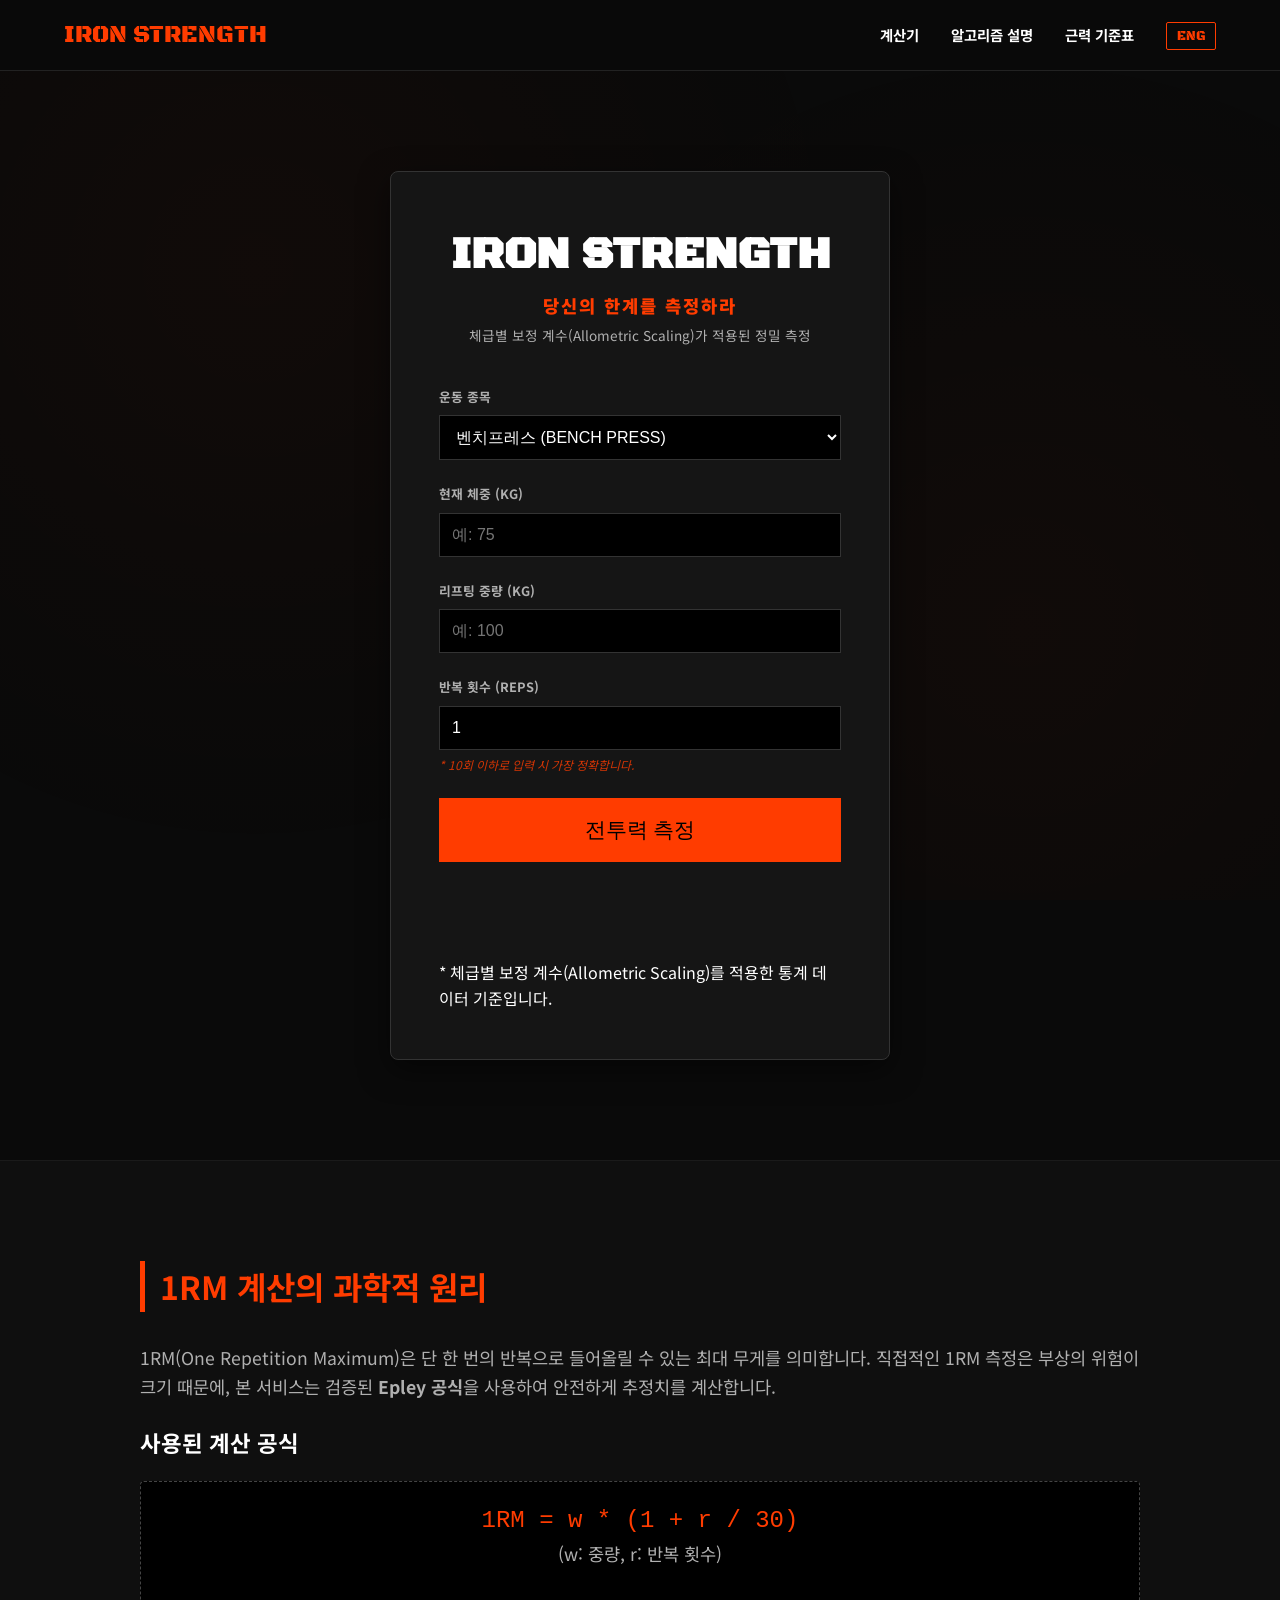
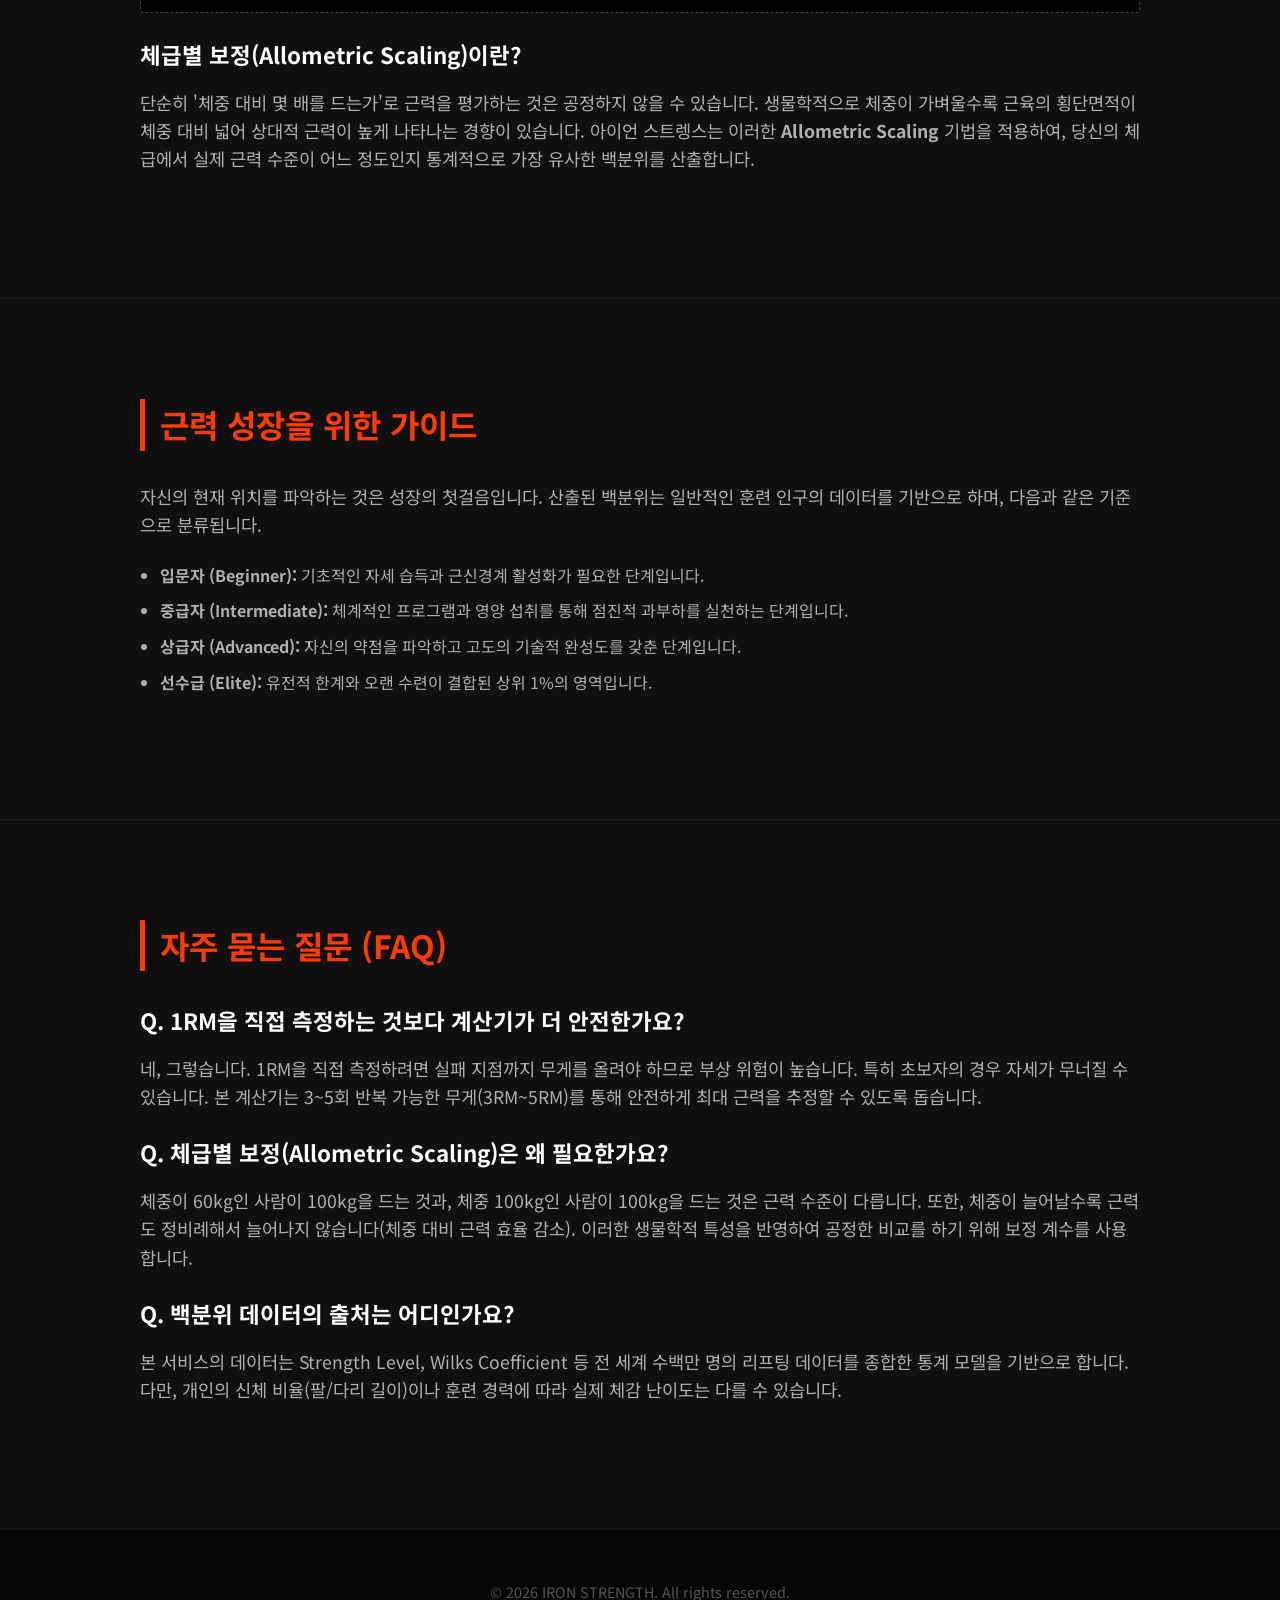
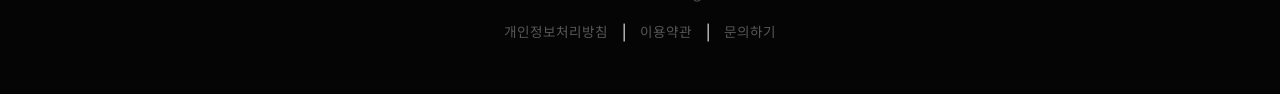
<file: index.html>
<!DOCTYPE html>
<html lang="ko">
<head>
    <!-- Google tag (gtag.js) -->
    <script async src="https://www.googletagmanager.com/gtag/js?id=G-6L9736Q5Y0"></script>
    <script>
      window.dataLayer = window.dataLayer || [];
      function gtag(){dataLayer.push(arguments);}
      gtag('js', new Date());

      gtag('config', 'G-6L9736Q5Y0');
    </script>
    <script type="text/javascript">
        (function(c,l,a,r,i,t,y){
            c[a]=c[a]||function(){(c[a].q=c[a].q||[]).push(arguments)};
            t=l.createElement(r);t.async=1;t.src="https://www.clarity.ms/tag/"+i;
            y=l.getElementsByTagName(r)[0];y.parentNode.insertBefore(t,y);
        })(window, document, "clarity", "script", "vswm5zqqdq");
    </script>
    <meta charset="UTF-8">
    <meta name="viewport" content="width=device-width, initial-scale=1.0">
    <title>아이언 스트렝스 | 정밀 1RM 측정 및 체급별 근력 백분위 계산기</title>
    <meta name="description" content="Epley 공식과 체급별 보정 계수를 적용하여 당신의 정확한 1RM과 체급 내 근력 상위 퍼센트를 확인하세요.">
    <meta name="google-adsense-account" content="ca-pub-1100672299193736">
    <script async src="https://pagead2.googlesyndication.com/pagead/js/adsbygoogle.js?client=ca-pub-1100672299193736"
     crossorigin="anonymous"></script>
    <link rel="stylesheet" href="style.css">
    <link href="https://fonts.googleapis.com/css2?family=Black+Ops+One&family=Noto+Sans+KR:wght@400;700;900&display=swap" rel="stylesheet">
</head>
<body>

<div class="background-overlay"></div>

<!-- 상단 네비게이션 -->
<nav class="navbar">
    <div class="nav-container">
        <a href="#" class="nav-logo">IRON STRENGTH</a>
        <ul class="nav-menu">
            <li><a href="#calculator" data-i18n="calculator">계산기</a></li>
            <li><a href="#about" data-i18n="algorithm">알고리즘 설명</a></li>
            <li><a href="#standards" data-i18n="standards">근력 기준표</a></li>
            <li><button id="lang-toggle" onclick="toggleLanguage()" class="lang-btn">ENG</button></li>
        </ul>
    </div>
</nav>

<main class="main-content">
    <!-- 계산기 섹션 -->
    <section id="calculator" class="section">
        <div class="container">
            <header>
                <h1 data-i18n="title">IRON STRENGTH</h1>
                <p class="subtitle" data-i18n="subtitle">당신의 한계를 측정하라</p>
                <p class="info-text" data-i18n="infoText">체급별 보정 계수(Allometric Scaling)가 적용된 정밀 측정</p>
            </header>

            <div class="input-group">
                <label data-i18n="liftType">운동 종목</label>
                <select id="exercise">
                    <option value="bench" data-i18n="bench">벤치프레스 (BENCH PRESS)</option>
                    <option value="squat" data-i18n="squat">스쿼트 (SQUAT)</option>
                    <option value="deadlift" data-i18n="deadlift">데드리프트 (DEADLIFT)</option>
                </select>
            </div>

            <div class="input-group">
                <label data-i18n="bodyweight">현재 체중 (KG)</label>
                <input type="number" id="bodyweight" placeholder="예: 75">
            </div>

            <div class="input-group">
                <label data-i18n="weight">리프팅 중량 (KG)</label>
                <input type="number" id="weight" placeholder="예: 100">
            </div>

            <div class="input-group">
                <label data-i18n="reps">반복 횟수 (REPS)</label>
                <input type="number" id="reps" placeholder="1" value="1" max="10">
                <p class="input-helper" data-i18n="helper">* 10회 이하로 입력 시 가장 정확합니다.</p>
            </div>
            <button onclick="calculate()" data-i18n="calculate">전투력 측정</button>

            <div id="result" class="result">
                <!-- 결과 표시 -->
            </div>
            
            <div class="disclaimer" data-i18n="disclaimer">
                * 체급별 보정 계수(Allometric Scaling)를 적용한 통계 데이터 기준입니다.
            </div>
        </div>
    </section>

    <!-- 정보성 콘텐츠 섹션 1 -->
    <section id="about" class="section text-content">
        <div class="container">
            <h2 data-i18n="algoTitle">1RM 계산의 과학적 원리</h2>
            <p data-i18n="algoDesc1">1RM(One Repetition Maximum)은 단 한 번의 반복으로 들어올릴 수 있는 최대 무게를 의미합니다. 직접적인 1RM 측정은 부상의 위험이 크기 때문에, 본 서비스는 검증된 <b>Epley 공식</b>을 사용하여 안전하게 추정치를 계산합니다.</p>
            
            <h3 data-i18n="formulaTitle">사용된 계산 공식</h3>
            <div class="formula-box">
                <code>1RM = w * (1 + r / 30)</code>
                <p data-i18n="formulaDesc">(w: 중량, r: 반복 횟수)</p>
            </div>

            <h3 data-i18n="scalingTitle">체급별 보정(Allometric Scaling)이란?</h3>
            <p data-i18n="scalingDesc">단순히 '체중 대비 몇 배를 드는가'로 근력을 평가하는 것은 공정하지 않을 수 있습니다. 생물학적으로 체중이 가벼울수록 근육의 횡단면적이 체중 대비 넓어 상대적 근력이 높게 나타나는 경향이 있습니다. 아이언 스트렝스는 이러한 <b>Allometric Scaling</b> 기법을 적용하여, 당신의 체급에서 실제 근력 수준이 어느 정도인지 통계적으로 가장 유사한 백분위를 산출합니다.</p>
        </div>
    </section>

    <!-- 정보성 콘텐츠 섹션 2 -->
    <section id="standards" class="section text-content">
        <div class="container">
            <h2 data-i18n="guideTitle">근력 성장을 위한 가이드</h2>
            <p data-i18n="guideDesc">자신의 현재 위치를 파악하는 것은 성장의 첫걸음입니다. 산출된 백분위는 일반적인 훈련 인구의 데이터를 기반으로 하며, 다음과 같은 기준으로 분류됩니다.</p>
            <ul>
                <li data-i18n="levelBeginner"><strong>입문자 (Beginner):</strong> 기초적인 자세 습득과 근신경계 활성화가 필요한 단계입니다.</li>
                <li data-i18n="levelIntermediate"><strong>중급자 (Intermediate):</strong> 체계적인 프로그램과 영양 섭취를 통해 점진적 과부하를 실천하는 단계입니다.</li>
                <li data-i18n="levelAdvanced"><strong>상급자 (Advanced):</strong> 자신의 약점을 파악하고 고도의 기술적 완성도를 갖춘 단계입니다.</li>
                <li data-i18n="levelElite"><strong>선수급 (Elite):</strong> 유전적 한계와 오랜 수련이 결합된 상위 1%의 영역입니다.</li>
            </ul>
        </div>
    </section>

    <!-- FAQ 섹션 -->
    <section id="faq" class="section text-content" style="border-top: none;">
        <div class="container">
            <h2 data-i18n="faqTitle">자주 묻는 질문 (FAQ)</h2>
            
            <h3 data-i18n="faqQ1">Q. 1RM을 직접 측정하는 것보다 계산기가 더 안전한가요?</h3>
            <p data-i18n="faqA1">네, 그렇습니다. 1RM을 직접 측정하려면 실패 지점까지 무게를 올려야 하므로 부상 위험이 높습니다. 특히 초보자의 경우 자세가 무너질 수 있습니다. 본 계산기는 3~5회 반복 가능한 무게(3RM~5RM)를 통해 안전하게 최대 근력을 추정할 수 있도록 돕습니다.</p>

            <h3 data-i18n="faqQ2">Q. 체급별 보정(Allometric Scaling)은 왜 필요한가요?</h3>
            <p data-i18n="faqA2">체중이 60kg인 사람이 100kg을 드는 것과, 체중 100kg인 사람이 100kg을 드는 것은 근력 수준이 다릅니다. 또한, 체중이 늘어날수록 근력도 정비례해서 늘어나지 않습니다(체중 대비 근력 효율 감소). 이러한 생물학적 특성을 반영하여 공정한 비교를 하기 위해 보정 계수를 사용합니다.</p>

            <h3 data-i18n="faqQ3">Q. 백분위 데이터의 출처는 어디인가요?</h3>
            <p data-i18n="faqA3">본 서비스의 데이터는 Strength Level, Wilks Coefficient 등 전 세계 수백만 명의 리프팅 데이터를 종합한 통계 모델을 기반으로 합니다. 다만, 개인의 신체 비율(팔/다리 길이)이나 훈련 경력에 따라 실제 체감 난이도는 다를 수 있습니다.</p>
        </div>
    </section>
</main>

<footer class="footer">
    <div class="container">
        <p data-i18n="footerRights">&copy; 2026 IRON STRENGTH. All rights reserved.</p>
        <div class="footer-links">
            <a href="privacy.html" data-i18n="privacy">개인정보처리방침</a> | 
            <a href="terms.html" data-i18n="terms">이용약관</a> | 
            <a href="mailto:contact@example.com" data-i18n="contact">문의하기</a>
        </div>
    </div>
</footer>

<script src="main.js"></script>

</body>
</html>
</file>
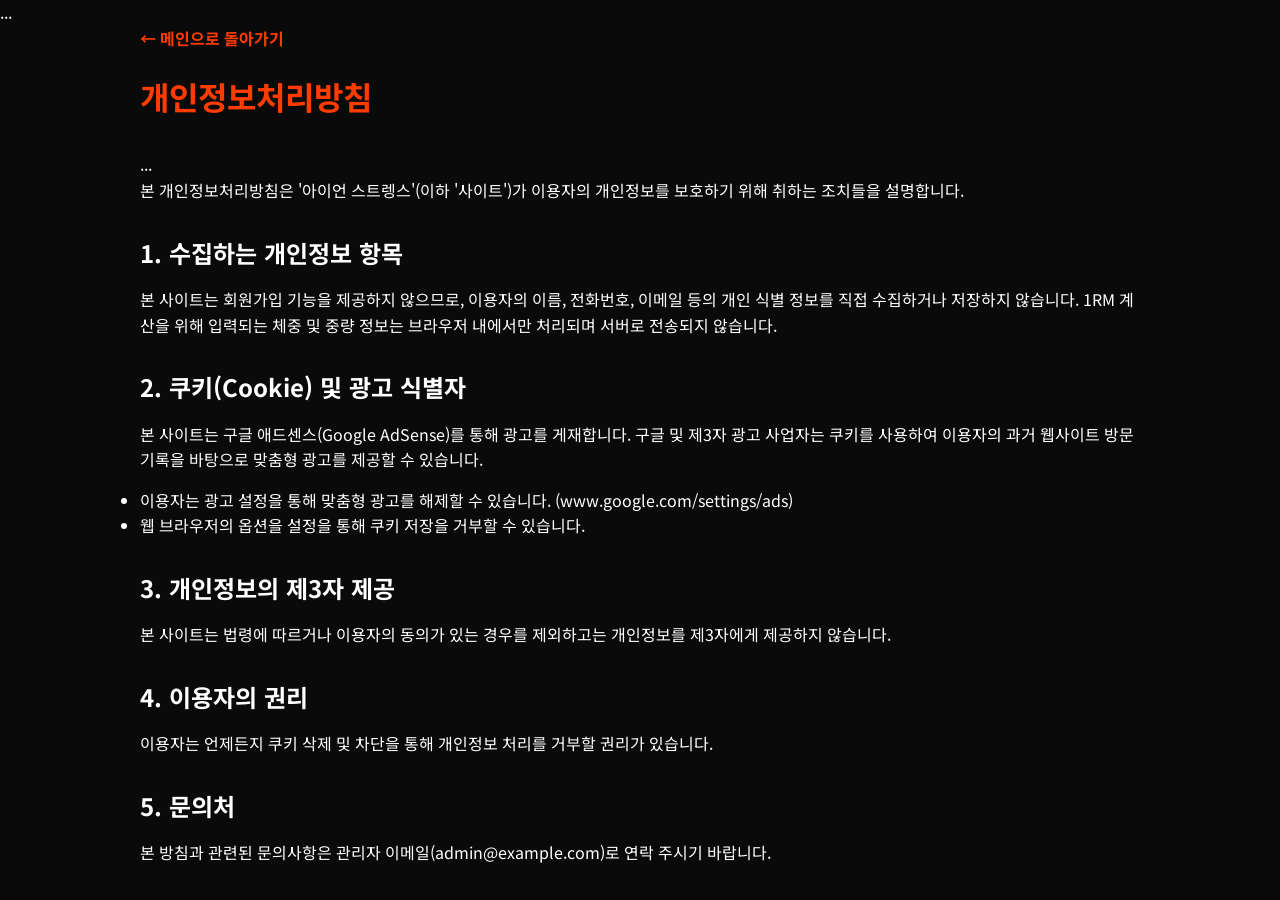
<file: privacy.html>
<!DOCTYPE html>
<html lang="ko">
<head>
    <!-- Google tag (gtag.js) -->
    <script async src="https://www.googletagmanager.com/gtag/js?id=G-6L9736Q5Y0"></script>
    <script>
      window.dataLayer = window.dataLayer || [];
      function gtag(){dataLayer.push(arguments);}
      gtag('js', new Date());

      gtag('config', 'G-6L9736Q5Y0');
    </script>
    <script type="text/javascript">
        (function(c,l,a,r,i,t,y){
            c[a]=c[a]||function(){(c[a].q=c[a].q||[]).push(arguments)};
            t=l.createElement(r);t.async=1;t.src="https://www.clarity.ms/tag/"+i;
            y=l.getElementsByTagName(r)[0];y.parentNode.insertBefore(t,y);
        })(window, document, "clarity", "script", "vswm5zqqdq");
    </script>
    <meta charset="UTF-8">
...
    <title>개인정보처리방침 - 아이언 스트렝스</title>
    <link rel="stylesheet" href="style.css">
    <link href="https://fonts.googleapis.com/css2?family=Noto+Sans+KR:wght@400;700&display=swap" rel="stylesheet">
    <style>
...
        .legal-content { padding: 50px 0; color: #ccc; }
        .legal-content h1 { color: #ff3c00; margin-bottom: 30px; }
        .legal-content h2 { color: #fff; margin-top: 30px; margin-bottom: 15px; }
        .legal-content p { margin-bottom: 15px; line-height: 1.6; }
        .back-link { display: inline-block; margin-bottom: 20px; color: #ff3c00; text-decoration: none; font-weight: bold; }
    </style>
</head>
<body>

<div class="container legal-content">
    <a href="index.html" class="back-link">← 메인으로 돌아가기</a>
    
    <h1>개인정보처리방침</h1>
...
    <p>본 개인정보처리방침은 '아이언 스트렝스'(이하 '사이트')가 이용자의 개인정보를 보호하기 위해 취하는 조치들을 설명합니다.</p>

    <h2>1. 수집하는 개인정보 항목</h2>
    <p>본 사이트는 회원가입 기능을 제공하지 않으므로, 이용자의 이름, 전화번호, 이메일 등의 개인 식별 정보를 직접 수집하거나 저장하지 않습니다. 1RM 계산을 위해 입력되는 체중 및 중량 정보는 브라우저 내에서만 처리되며 서버로 전송되지 않습니다.</p>

    <h2>2. 쿠키(Cookie) 및 광고 식별자</h2>
    <p>본 사이트는 구글 애드센스(Google AdSense)를 통해 광고를 게재합니다. 구글 및 제3자 광고 사업자는 쿠키를 사용하여 이용자의 과거 웹사이트 방문 기록을 바탕으로 맞춤형 광고를 제공할 수 있습니다.</p>
    <ul>
        <li>이용자는 광고 설정을 통해 맞춤형 광고를 해제할 수 있습니다. (www.google.com/settings/ads)</li>
        <li>웹 브라우저의 옵션을 설정을 통해 쿠키 저장을 거부할 수 있습니다.</li>
    </ul>

    <h2>3. 개인정보의 제3자 제공</h2>
    <p>본 사이트는 법령에 따르거나 이용자의 동의가 있는 경우를 제외하고는 개인정보를 제3자에게 제공하지 않습니다.</p>

    <h2>4. 이용자의 권리</h2>
    <p>이용자는 언제든지 쿠키 삭제 및 차단을 통해 개인정보 처리를 거부할 권리가 있습니다.</p>

    <h2>5. 문의처</h2>
    <p>본 방침과 관련된 문의사항은 관리자 이메일(admin@example.com)로 연락 주시기 바랍니다.</p>
</div>

</body>
</html>
</file>
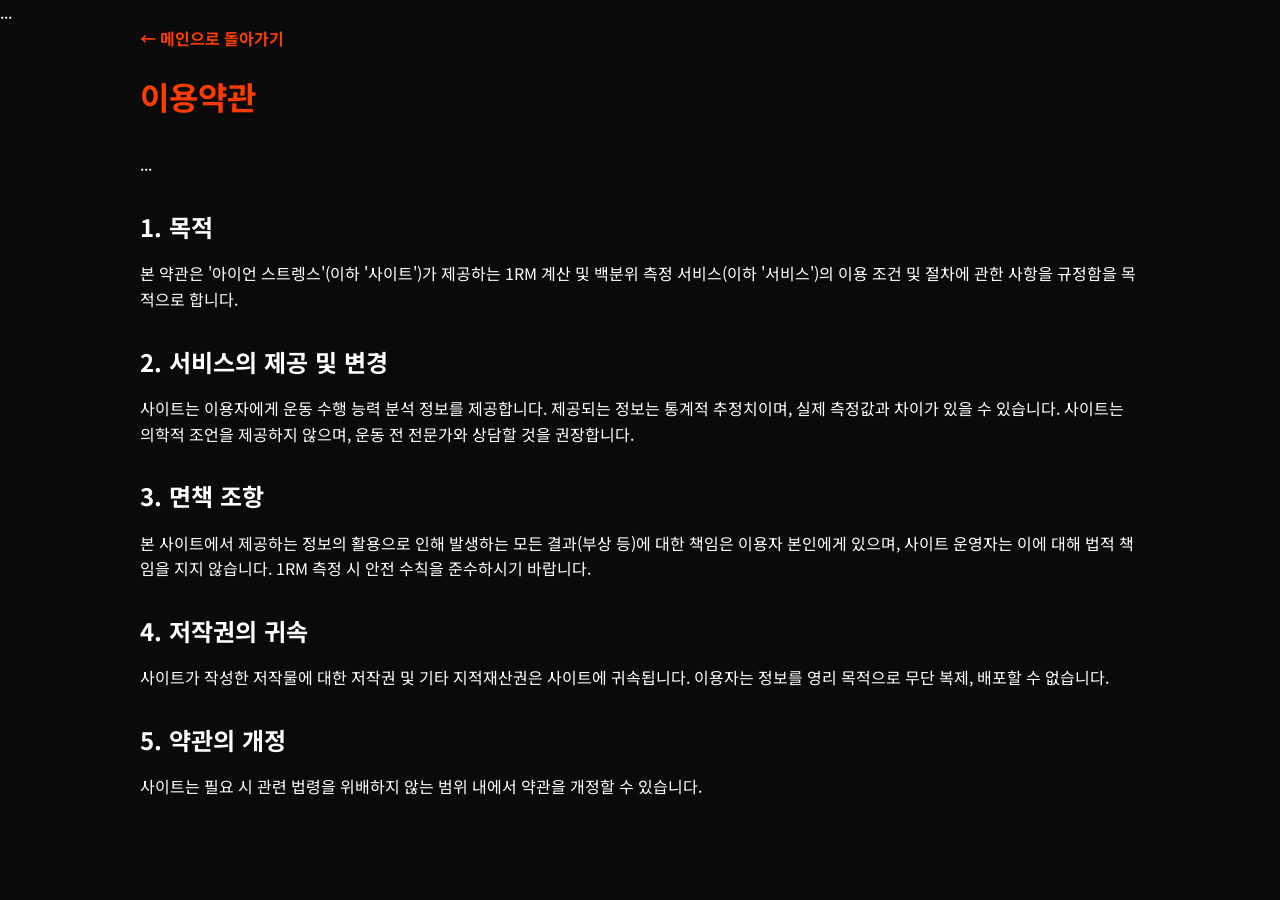
<file: terms.html>
<!DOCTYPE html>
<html lang="ko">
<head>
    <!-- Google tag (gtag.js) -->
    <script async src="https://www.googletagmanager.com/gtag/js?id=G-6L9736Q5Y0"></script>
    <script>
      window.dataLayer = window.dataLayer || [];
      function gtag(){dataLayer.push(arguments);}
      gtag('js', new Date());

      gtag('config', 'G-6L9736Q5Y0');
    </script>
    <script type="text/javascript">
        (function(c,l,a,r,i,t,y){
            c[a]=c[a]||function(){(c[a].q=c[a].q||[]).push(arguments)};
            t=l.createElement(r);t.async=1;t.src="https://www.clarity.ms/tag/"+i;
            y=l.getElementsByTagName(r)[0];y.parentNode.insertBefore(t,y);
        })(window, document, "clarity", "script", "vswm5zqqdq");
    </script>
    <meta charset="UTF-8">
...
    <title>이용약관 - 아이언 스트렝스</title>
    <link rel="stylesheet" href="style.css">
    <link href="https://fonts.googleapis.com/css2?family=Noto+Sans+KR:wght@400;700&display=swap" rel="stylesheet">
    <style>
...
        .legal-content { padding: 50px 0; color: #ccc; }
        .legal-content h1 { color: #ff3c00; margin-bottom: 30px; }
        .legal-content h2 { color: #fff; margin-top: 30px; margin-bottom: 15px; }
        .legal-content p { margin-bottom: 15px; line-height: 1.6; }
        .back-link { display: inline-block; margin-bottom: 20px; color: #ff3c00; text-decoration: none; font-weight: bold; }
    </style>
</head>
<body>

<div class="container legal-content">
    <a href="index.html" class="back-link">← 메인으로 돌아가기</a>

    <h1>이용약관</h1>
...
    <h2>1. 목적</h2>
    <p>본 약관은 '아이언 스트렝스'(이하 '사이트')가 제공하는 1RM 계산 및 백분위 측정 서비스(이하 '서비스')의 이용 조건 및 절차에 관한 사항을 규정함을 목적으로 합니다.</p>

    <h2>2. 서비스의 제공 및 변경</h2>
    <p>사이트는 이용자에게 운동 수행 능력 분석 정보를 제공합니다. 제공되는 정보는 통계적 추정치이며, 실제 측정값과 차이가 있을 수 있습니다. 사이트는 의학적 조언을 제공하지 않으며, 운동 전 전문가와 상담할 것을 권장합니다.</p>

    <h2>3. 면책 조항</h2>
    <p>본 사이트에서 제공하는 정보의 활용으로 인해 발생하는 모든 결과(부상 등)에 대한 책임은 이용자 본인에게 있으며, 사이트 운영자는 이에 대해 법적 책임을 지지 않습니다. 1RM 측정 시 안전 수칙을 준수하시기 바랍니다.</p>

    <h2>4. 저작권의 귀속</h2>
    <p>사이트가 작성한 저작물에 대한 저작권 및 기타 지적재산권은 사이트에 귀속됩니다. 이용자는 정보를 영리 목적으로 무단 복제, 배포할 수 없습니다.</p>

    <h2>5. 약관의 개정</h2>
    <p>사이트는 필요 시 관련 법령을 위배하지 않는 범위 내에서 약관을 개정할 수 있습니다.</p>
</div>

</body>
</html>
</file>
<file: style.css>
:root {
    --bg-color: #0a0a0a;
    --card-bg: #151515;
    --primary-color: #ff3c00;
    --text-main: #ffffff;
    --text-muted: #b0b0b0;
    --font-head: 'Black Ops One', cursive;
    --font-body: 'Noto Sans KR', sans-serif;
}

* {
    margin: 0;
    padding: 0;
    box-sizing: border-box;
}

html {
    scroll-behavior: smooth;
}

body {
    background-color: var(--bg-color);
    color: var(--text-main);
    font-family: var(--font-body);
    line-height: 1.6;
}

/* 배경 오버레이 */
.background-overlay {
    position: fixed;
    top: 0;
    left: 0;
    width: 100%;
    height: 100%;
    background: 
        radial-gradient(circle at 20% 30%, rgba(255, 60, 0, 0.03) 0%, transparent 50%),
        radial-gradient(circle at 80% 70%, rgba(255, 60, 0, 0.03) 0%, transparent 50%);
    z-index: -1;
}

.container {
    width: 90%;
    max-width: 1000px;
    margin: 0 auto;
}

/* 내비게이션 바 */
.navbar {
    position: sticky;
    top: 0;
    background: rgba(10, 10, 10, 0.95);
    border-bottom: 1px solid #222;
    padding: 1rem 0;
    z-index: 1000;
}

.nav-container {
    display: flex;
    justify-content: space-between;
    align-items: center;
    width: 90%;
    max-width: 1200px;
    margin: 0 auto;
}

.nav-logo {
    font-family: var(--font-head);
    color: var(--primary-color);
    text-decoration: none;
    font-size: 1.5rem;
}

.nav-menu {
    display: flex;
    list-style: none;
    align-items: center;
}

.nav-menu li {
    margin-left: 2rem;
}

.lang-btn {
    background: transparent;
    border: 1px solid var(--primary-color);
    color: var(--primary-color);
    padding: 5px 10px;
    font-family: var(--font-head);
    font-size: 0.8rem;
    cursor: pointer;
    transition: all 0.3s;
    border-radius: 2px;
}

.lang-btn:hover {
    background: var(--primary-color);
    color: #000;
}

.nav-menu a {
    color: var(--text-main);
    text-decoration: none;
    font-size: 0.9rem;
    font-weight: 700;
    transition: color 0.3s;
}

.nav-menu a:hover {
    color: var(--primary-color);
}

/* 섹션 공통 */
.section {
    padding: 100px 0;
}

.main-content {
    min-height: 100vh;
}

/* 계산기 카드 섹션 */
#calculator .container {
    background: var(--card-bg);
    padding: 3rem;
    max-width: 500px;
    border: 1px solid #333;
    border-radius: 8px;
    box-shadow: 0 10px 30px rgba(0,0,0,0.5);
}

header {
    text-align: center;
    margin-bottom: 2.5rem;
}

header h1 {
    font-family: var(--font-head);
    font-size: 2.8rem;
    color: var(--text-main);
}

.subtitle {
    color: var(--primary-color);
    font-size: 1.1rem;
    font-weight: 900;
    letter-spacing: 2px;
}

.info-text {
    font-size: 0.85rem;
    color: var(--text-muted);
    margin-top: 5px;
}

/* 텍스트 콘텐츠 섹션 */
.text-content {
    background: #0f0f0f;
    border-top: 1px solid #1a1a1a;
    border-bottom: 1px solid #1a1a1a;
}

.text-content h2 {
    font-size: 2rem;
    margin-bottom: 2rem;
    color: var(--primary-color);
    border-left: 5px solid var(--primary-color);
    padding-left: 15px;
}

.text-content h3 {
    font-size: 1.4rem;
    margin: 1.5rem 0 1rem;
    color: #fff;
}

.text-content p {
    margin-bottom: 1.5rem;
    color: var(--text-muted);
    font-size: 1.1rem;
}

.text-content ul {
    margin-left: 20px;
    margin-bottom: 1.5rem;
    color: var(--text-muted);
}

.text-content li {
    margin-bottom: 10px;
}

.formula-box {
    background: #000;
    padding: 20px;
    border-radius: 4px;
    border: 1px dashed #444;
    margin: 20px 0;
    text-align: center;
}

.formula-box code {
    font-size: 1.5rem;
    color: var(--primary-color);
    font-family: monospace;
}

/* 입력 그룹 */
.input-group {
    margin-bottom: 1.5rem;
}

label {
    display: block;
    font-size: 0.8rem;
    color: var(--text-muted);
    margin-bottom: 0.5rem;
    font-weight: 700;
}

input, select {
    width: 100%;
    background: #000;
    border: 1px solid #333;
    color: #fff;
    padding: 12px;
    font-size: 1rem;
}

.input-helper {
    font-size: 0.75rem;
    color: var(--primary-color);
    margin-top: 5px;
    font-style: italic;
    opacity: 0.8;
}

button {
    width: 100%;
    background: var(--primary-color);
    color: #000;
    border: none;
    padding: 18px;
    font-family: var(--font-head);
    font-size: 1.3rem;
    cursor: pointer;
    transition: background 0.3s;
}

button:hover {
    background: #ff5e2e;
}

/* 결과 */
.result {
    margin-top: 2rem;
    padding: 2rem;
    background: #0a0a0a;
    border: 1px solid #222;
    opacity: 0;
    transition: opacity 0.5s;
}

.stat-row {
    display: flex;
    justify-content: space-between;
    margin-bottom: 0.8rem;
}

.stat-row strong {
    color: var(--primary-color);
}

.divider {
    height: 1px;
    background: #222;
    margin: 1.5rem 0;
}

.rank-title {
    font-family: var(--font-head);
    font-size: 2.2rem;
    margin: 1rem 0;
}

.percentile-display {
    font-size: 1.2rem;
}

.highlight {
    font-weight: 900;
    font-size: 1.8rem;
    color: var(--primary-color);
}

/* 푸터 */
.footer {
    padding: 50px 0;
    background: #050505;
    text-align: center;
    border-top: 1px solid #111;
}

.footer p {
    color: #555;
    font-size: 0.9rem;
}

.footer-links {
    margin-top: 15px;
}

.footer-links a {
    color: #555;
    text-decoration: none;
    margin: 0 10px;
    font-size: 0.85rem;
}

.footer-links a:hover {
    color: var(--primary-color);
}

/* 애니메이션 및 티어별 스타일 (기존 유지/강화) */
.tier-god .rank-title { 
    color: #d255ff;
    text-shadow: 0 0 20px #d255ff;
    animation: shake 0.5s infinite;
}

@keyframes shake {
    0% { transform: translate(1px, 1px) rotate(0deg); }
    /* ... (생략 가능하지만 완성도를 위해 유지) */
}

@media (max-width: 600px) {
    .navbar .nav-menu { display: none; }
    #calculator .container { padding: 1.5rem; }
    header h1 { font-size: 2rem; }
}
</file>
